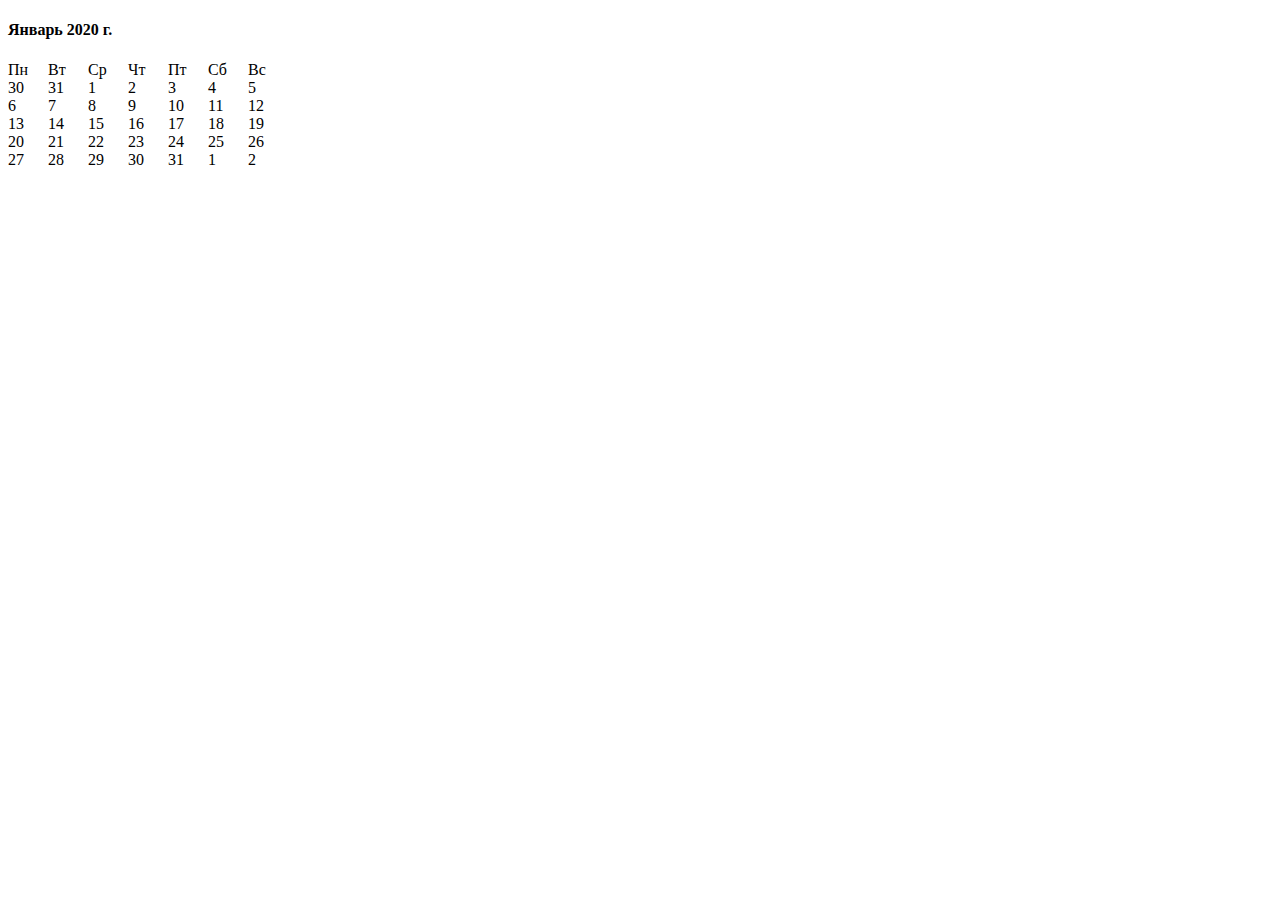
<file: Lesson 3/index.html>
<!DOCTYPE html>
<html lang="en">
<head>
    <meta charset="UTF-8">
    <meta name="viewport" content="width=device-width, initial-scale=1.0">
    <meta http-equiv="X-UA-Compatible" content="ie=edge">
    <title>Calendar</title>

    <link rel="stylesheet" href="style.css">

</head>
    <body>
    
    <div style= "width: 280px; height: 220px;">
    <h4>Январь 2020 г.</h4>
    <div style="width: 40px; float: left;">Пн</div>
    <div style="width: 40px; float: left;">Вт</div>
    <div style="width: 40px; float: left;">Ср</div>
    <div style="width: 40px; float: left;">Чт</div>
    <div style="width: 40px; float: left;">Пт</div>
    <div style="width: 40px; float: left;">Сб</div>
    <div style="width: 40px; float: left;">Вс</div>

    <div class= "no_name"style="width: 40px; float: left;">30</div>
    <div class= "no_name"style="width: 40px; float: left;">31</div>
    <div class= "days"style="width: 40px; float: left;">1</div>
    <div class= "days"style="width: 40px; float: left;">2</div>
    <div class= "days"style="width: 40px; float: left;">3</div>
    <div class= "weekend" style="width: 40px; float: left;">4</div>
    <div class= "weekend" style="width: 40px; float: left;">5</div>
    <div class= "days"style="width: 40px; float: left;">6</div>
    <div class= "days"style="width: 40px; float: left;">7</div>
    <div class= "days"style="width: 40px; float: left;">8</div>
    <div class= "days"style="width: 40px; float: left;">9</div>
    <div class= "days"style="width: 40px; float: left;">10</div>
    <div class= "weekend" style="width: 40px; float: left;">11</div>
    <div class= "weekend" style="width: 40px; float: left;">12</div>
    <div class= "days"style="width: 40px; float: left;">13</div>
    <div class= "days"style="width: 40px; float: left;">14</div>
    <div class= "days"style="width: 40px; float: left;">15</div>
    <div class= "days"style="width: 40px; float: left;">16</div>
    <div class= "days"style="width: 40px; float: left;">17</div>
    <div class= "weekend" style="width: 40px; float: left;">18</div>
    <div class= "weekend" style="width: 40px; float: left;">19</div>
    <div class= "days"style="width: 40px; float: left;">20</div>
    <div class= "days"style="width: 40px; float: left;">21</div>
    <div class= "days"style="width: 40px; float: left;">22</div>
    <div class= "days"style="width: 40px; float: left;">23</div>
    <div class= "days"style="width: 40px; float: left;">24</div>
    <div class= "weekend" style="width: 40px; float: left;">25</div>
    <div class= "weekend" style="width: 40px; float: left;">26</div>
    <div class= "days"style="width: 40px; float: left;">27</div>
    <div class= "days"style="width: 40px; float: left;">28</div>
    <div class= "days"style="width: 40px; float: left;">29</div>
    <div id="first" style="width: 40px; height: 20px; float: left;">30</div>
    <div class= "days"style="width: 40px; float: left;">31</div>
    <div class= "no_name"style="width: 40px; float: left;">1</div>
    <div class= "no_name"style="width: 40px; float: left;">2</div>
    </div>

    </body>

</html>
</file>
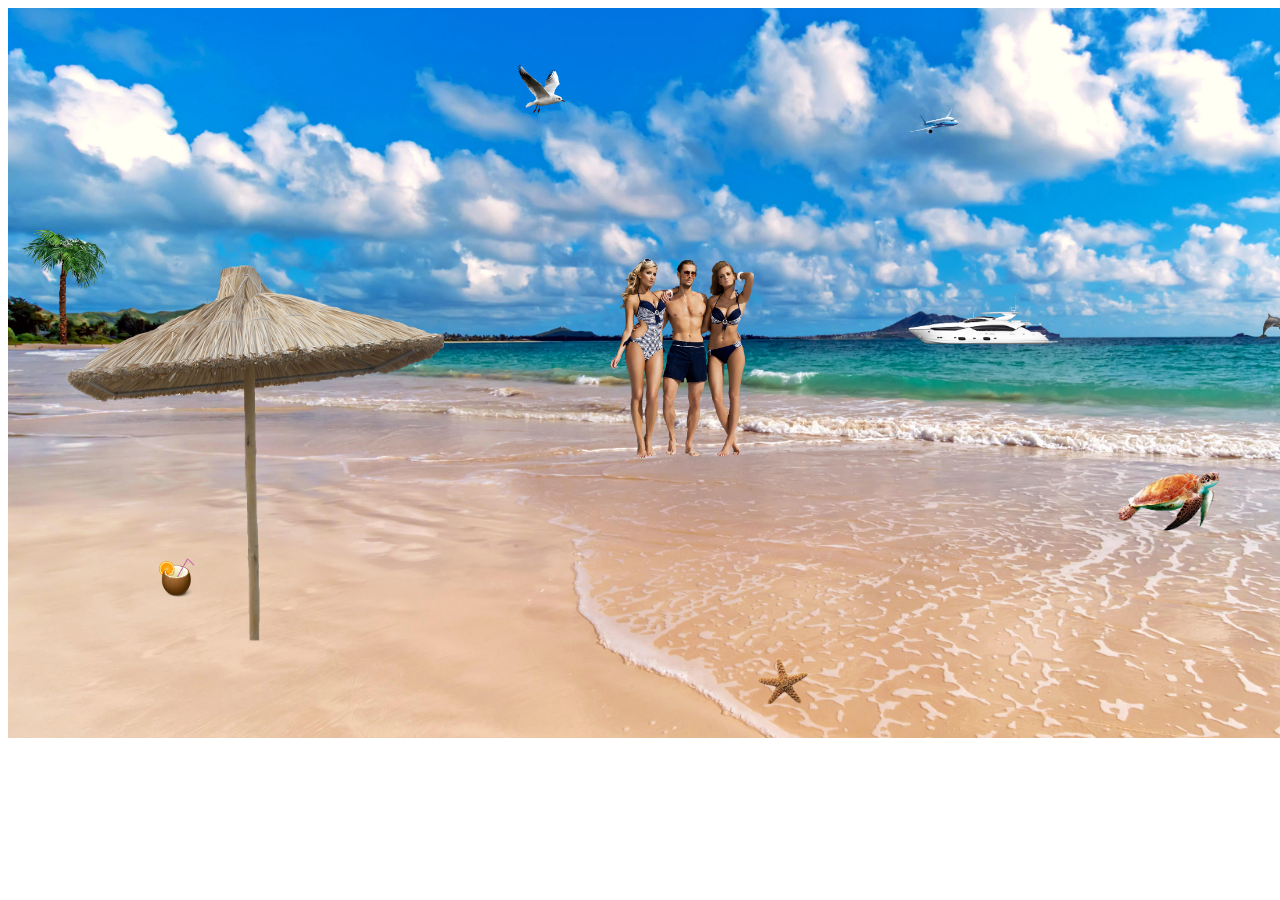
<file: Lesson 4/index.html>
<!DOCTYPE html>
<html lang="en">
<head>
    <meta charset="UTF-8">
    <meta name="viewport" content="width=device-width, initial-scale=1.0">
    <meta http-equiv="X-UA-Compatible" content="ie=edge">
    <title>homework4</title>

    <link rel="stylesheet" href="style.css">

</head>
<body>

<div class="picture">
    <div class="picture1"></div>
    <div class="picture2"></div>
    <div class="picture3"></div>
    <div class="picture4"></div>
    <div class="picture5"></div>
    <div class="picture6"></div>
    <div class="picture7"></div>
    <div class="picture8"></div>
    <div class="picture9"></div>
    <div class="picture10"></div>
</div>

</body>
</html>
</file>
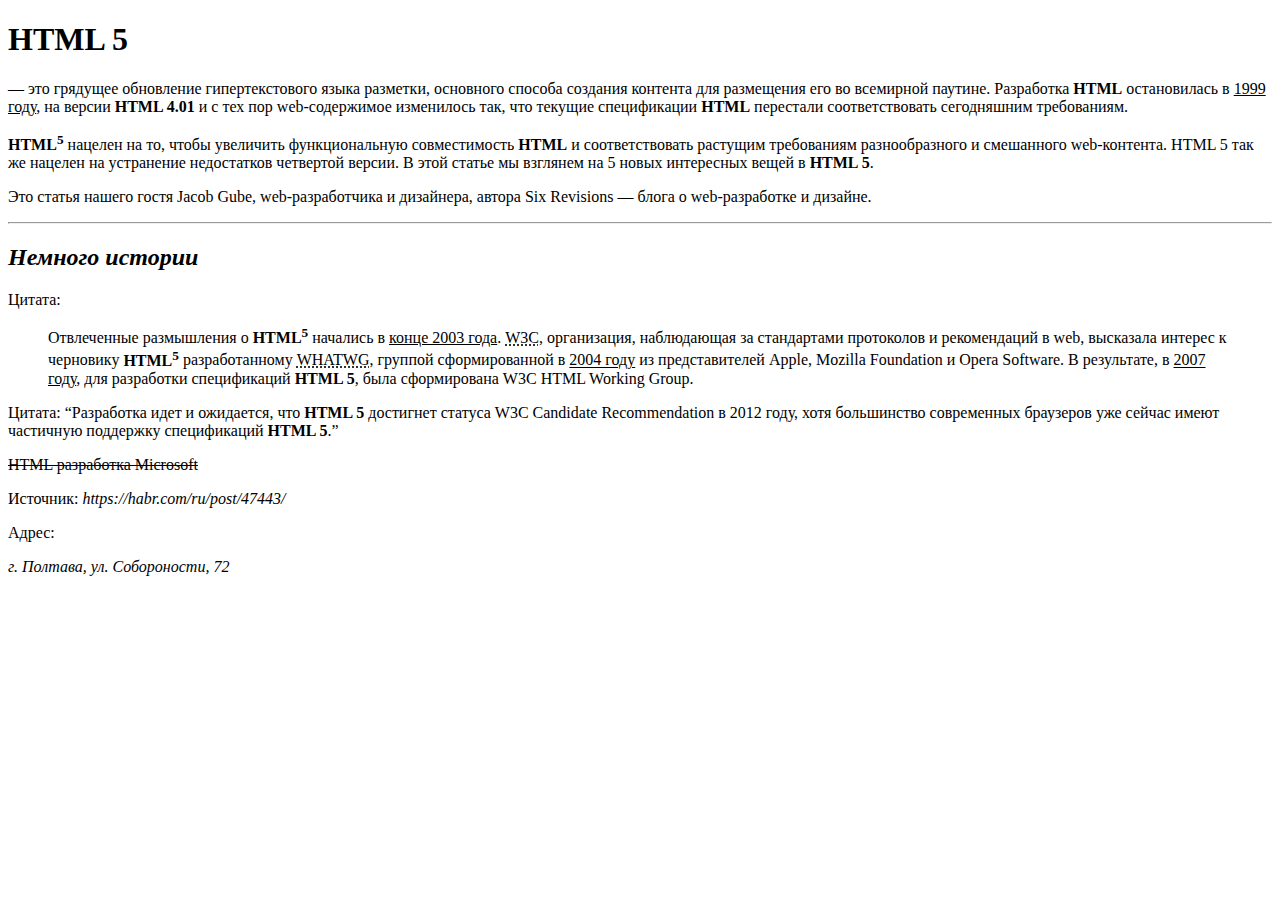
<file: Lesson 1/homework1.html>
<!DOCTYPE html>
<html lang="en">
    <head>
        <meta charset="UTF-8">
        <meta name="viewport" content="width=device-width, initial-scale=1.0">
        <meta http-equiv="X-UA-Compatible" content="ie=edge">
        <title>homework1</title>
    </head>
        <body>

        <h1>HTML 5</h1>

        <p>— это грядущее обновление гипертекстового языка разметки, основного способа создания контента для размещения его во всемирной
        паутине. Разработка <b>HTML</b> остановилась в <ins>1999 году</ins>, на версии <b>HTML 4.01</b> и 
        с тех пор web-содержимое изменилось так, что текущие спецификации <b>HTML</b> перестали соответствовать сегодняшним требованиям. </p> 

        <p><b>HTML<sup>5</sup></b> нацелен на то, чтобы увеличить функциональную совместимость <b>HTML</b> и соответствовать растущим 
        требованиям разнообразного и смешанного web-контента. HTML 5 так же нацелен на устранение недостатков четвертой версии. 
        В этой статье мы взглянем на 5 новых интересных вещей в <strong>HTML 5</strong>.</p>
        
        <p>Это статья нашего гостя Jacob Gube, web-разработчика и дизайнера, автора Six Revisions — блога о web-разработке и дизайне.</p>

        <hr>

        <h2><i>Немного истории</i></h2>
        
        Цитата:

        <blockquote>Отвлеченные размышления о <b>HTML<sup>5</sup></b> начались в <ins>конце 2003 года</ins>. 
        <abbr title=" World Wide Web Consortium">W3C</abbr>, организация, наблюдающая за стандартами протоколов и рекомендаций в web, 
        высказала интерес к черновику <b>HTML<sup>5</sup></b>
        разработанному <abbr title="Web Hypertext Application Technology Working Group">WHATWG</abbr>, группой сформированной в
        <ins>2004 году</ins> из представителей Apple, Mozilla Foundation и Opera Software. В результате, в <ins>2007 году</ins>, 
        для разработки спецификаций <strong>HTML 5</strong>, была сформирована W3C HTML Working Group.</blockquote>

        Цитата: <q>Разработка идет и ожидается, что <strong>HTML 5</strong> достигнет статуса W3C Candidate Recommendation в 2012 году, 
        хотя большинство современных браузеров уже сейчас имеют частичную поддержку спецификаций <strong>HTML 5</strong>.</q>

        <p><del>HTML разработка Microsoft</del></p>

        Источник: <cite>https://habr.com/ru/post/47443/</cite>

        <p>Адрес:</p>

        <address>г. Полтава, ул. Собороности, 72</address>
        
        </body>

</html>
</file>
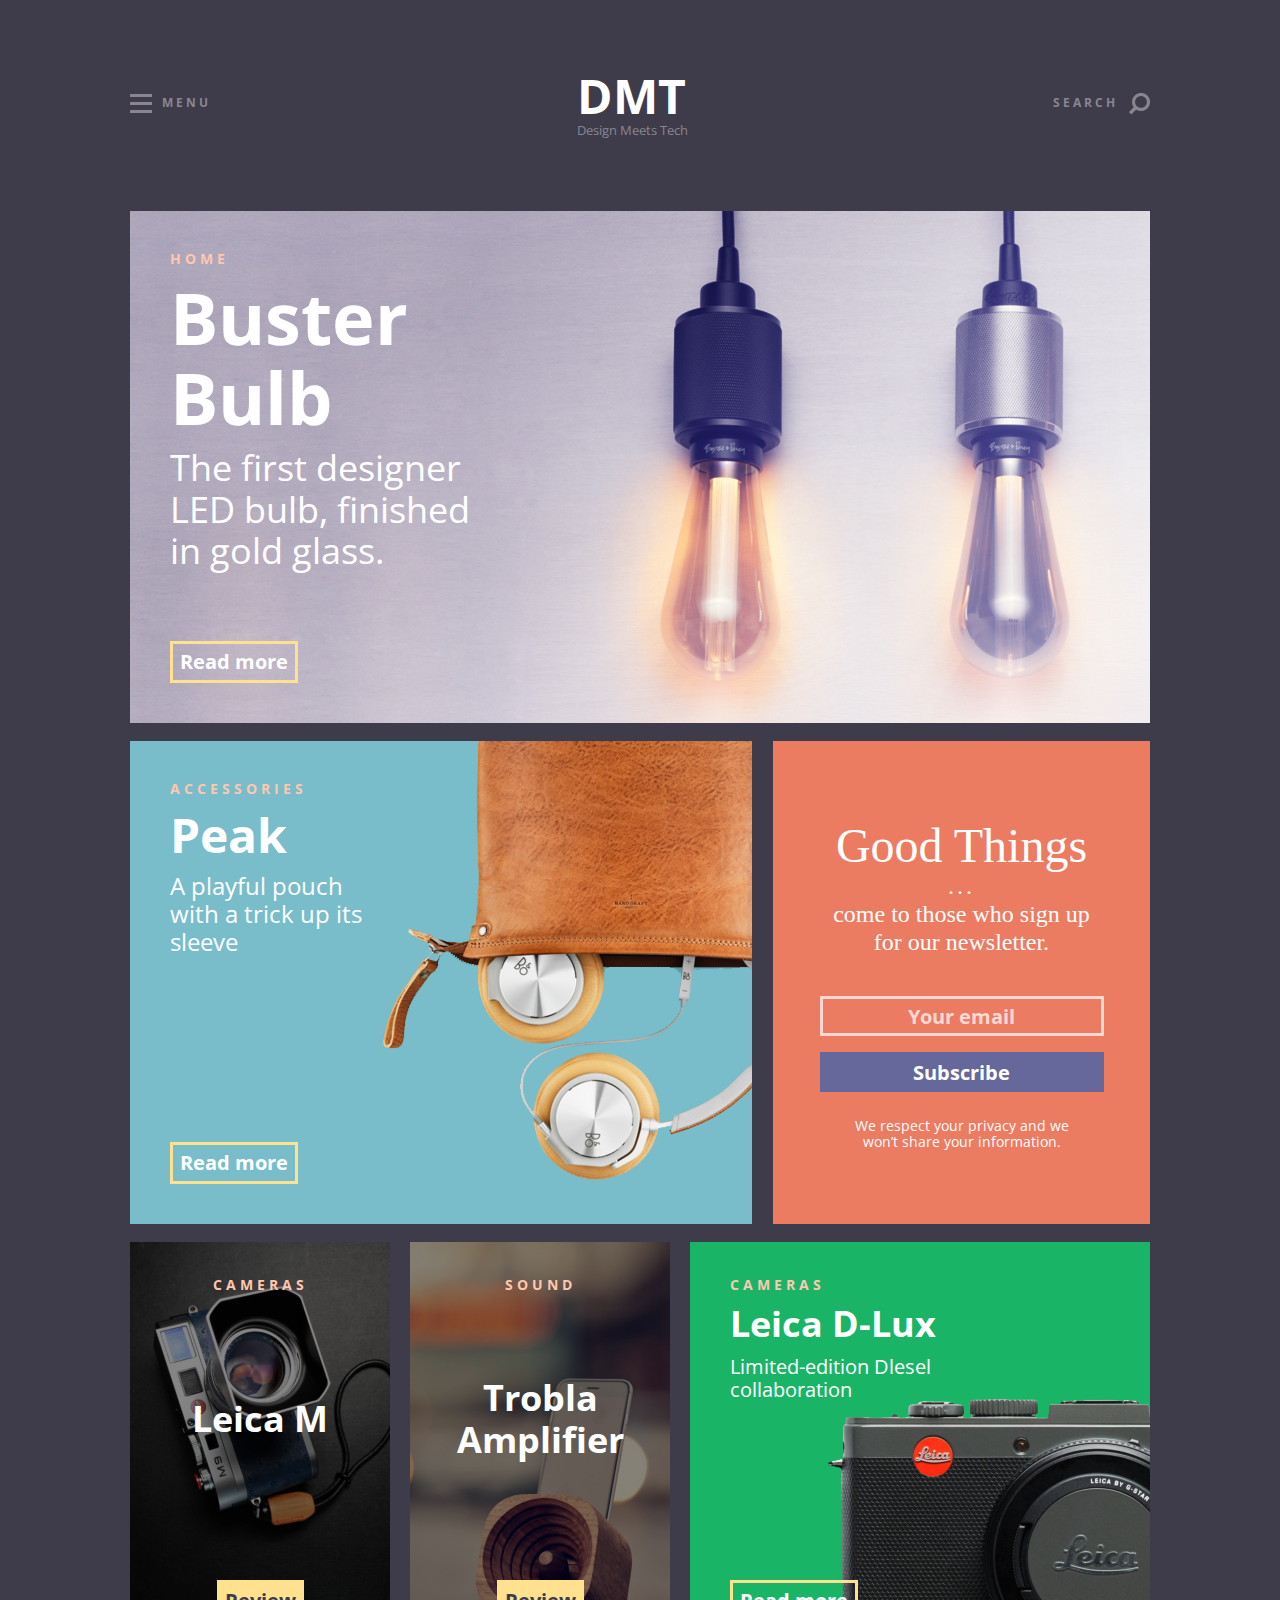
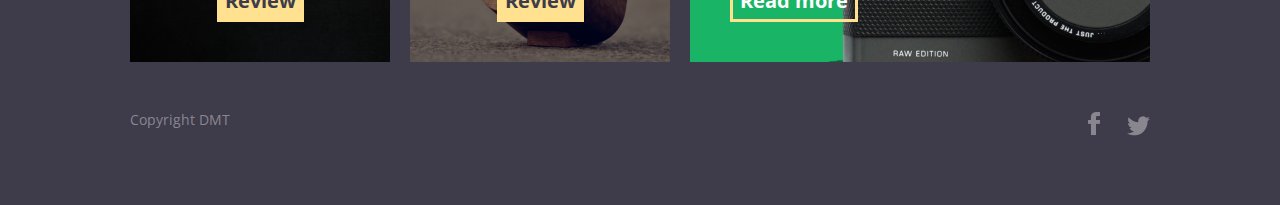
<file: Lesson 13/homework13.html>
<!DOCTYPE html>
<html lang="en">
<head>
    <meta charset="UTF-8">
    <meta name="viewport" content="width=device-width, initial-scale=1.0">
    <title>Homework13</title>
    
    <link rel="stylesheet" href="normalize.css">
    <link rel="stylesheet" href="style.css">
    <link rel="stylesheet" href="media.css">
</head>

<body>

    <header class="header"> 
        <div class="wrapper">

            <div class="header-box">

                <a href="javascript:woid(0);" class="header-box_menu">Menu</a>
                
                <div class="header-box_name">
                    <h1 class="header-box_name_text">Dmt</h1>
                    <div class="header-box_name_descr">Design meets tech</div>
                </div>

                <a href="javascript:woid(0);" class="header-box_search">Search</a>

            </div>
        
        </div>
    </header>

    <main class="main">
            <div class="wrapper">

                <div class="articles">

                    <div class="articles-item">
                        <div class="articles-item_button">Home</div>
                    
                        <h1 class="articles-item_title">Buster <br>Bulb<br></h1>
                        <h3 class="articles-item_descr">
                            The first designer <br>LED bulb, finished <br> in gold glass.
                        </h3>
                    
                        <a href="javascript:woid(0);" class="button">Read more</a>
                    </div>

                    <div class="articles-item">
                        <div class="articles-item_button">Accessories</div>
                        <h2 class="articles-item_title">Peak</h2>
                        <h4 class="articles-item_descr">
                            A playful pouch <br> with a trick up its <br>sleeve<br>
                        </h4>
                        <a href="javascript:woid(0);" class="button">Read more</a>
                    </div>

                    <div class="articles-item">
                        <h2 class="email">
                            Good things
                        </h2>

                        <div class="email-dscr">
                            <div class="email-dscr_one">...<br></div>
                            <div class="email-dscr_two"> come to those who sign up<br>for our newsletter.</div>
                        </div>

                        <form class="search">
                            <input type="email" name= "q" placeholder="Your email" class="header-search_line">
                            <p>
                            <input type="submit" value="Subscribe" class="header-search_submit" name="">
                            </p>
                        </form>

                        <div class="articles-item_text">
                            We respect your privacy and we won’t share your information.
                        </div>
                    </div>

                    <div class="articles-item">
                        <div class="articles-item_button">Cameras</div>
                        <h3 class="articles-item_title">Leica M</h2>
                        <a href="javascript:woid(0);" class="button">Review</a>
                    </div>

                    <div class="articles-item">
                        <div class="articles-item_button">Sound</div>
                        <h3 class="articles-item_title">Trobla Amplifier</h2>
                        <a href="javascript:woid(0);" class="button">Review</a>
                    </div>

                    <div class="articles-item">
                        <div class="articles-item_button">Cameras</div>
                        <h3 class="articles-item_title">Leica D-Lux</h3>
                        <h4 class="articles-item_descr">
                            Limited-edition Dlesel <br>collaboration<br>
                        </h4>
                        <a href="javascript:woid(0);" class="button">Read more</a>
                    </div>

                </div>

            </div>

    </main>

    <footer class="footer">
        <div class="wrapper">

            <div class="footer-copyright">

                <div class="footer-copyright_inform">Copyright DMT</div>

                <div class="footer-copyright_sn"> 

                    <a href="javascript:woid(0);" class="footer-copyright_sn_faceebok">
                        <img src="img/faceebok.png" alt="faceebok">
                    </a>

                    <a href="javascript:woid(0);" class="footer-copyright_sn_twitter">
                        <img src="img/twitter.png" alt="twitter">
                    </a>

                </div>

            </div>
        </div>
    </footer>

</body>


</html>
</file>
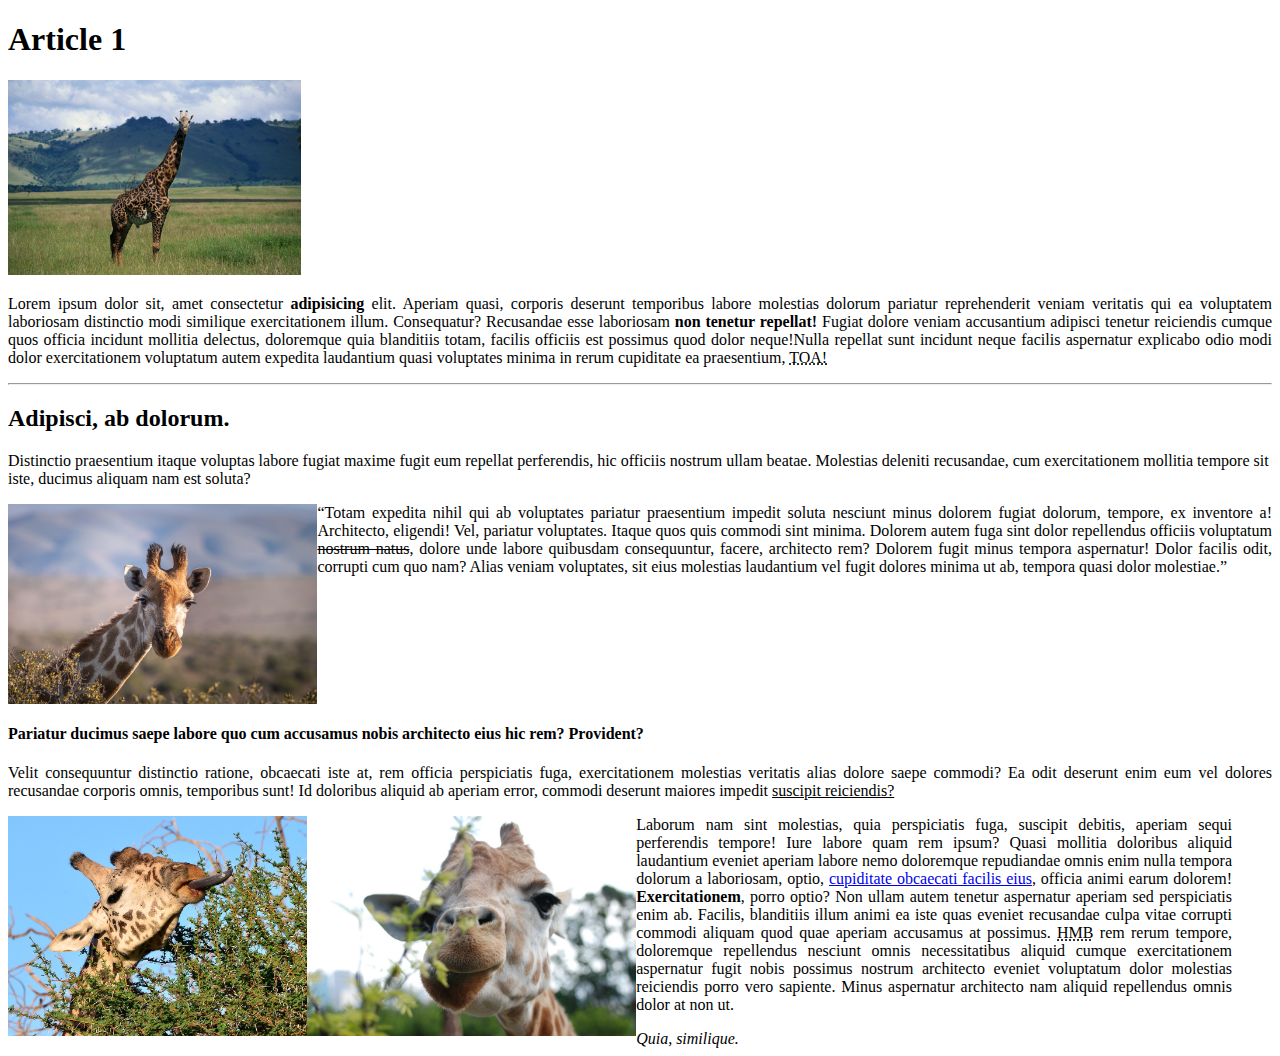
<file: Lesson 2/homework2.html>
<!DOCTYPE html>
<html lang="en">
    <head>
        <meta charset="UTF-8">
        <meta name="viewport" content="width=device-width, initial-scale=1.0">
        <meta http-equiv="X-UA-Compatible" content="ie=edge">
        <title>Homework2</title>
    </head>

        <body>

        <h1>Article 1</h1>

        <img src="pictures/2g.jpg" height="195">

        <p align="justify"> Lorem ipsum dolor sit, amet consectetur <strong>adipisicing</strong> elit. Aperiam quasi, corporis deserunt temporibus 
        labore molestias dolorum pariatur reprehenderit veniam veritatis qui ea voluptatem laboriosam distinctio modi similique exercitationem 
        illum. Consequatur? Recusandae esse laboriosam <b>non tenetur repellat!</b> Fugiat dolore veniam accusantium adipisci tenetur reiciendis 
        cumque quos officia incidunt mollitia delectus, doloremque quia blanditiis totam, facilis officiis est possimus quod dolor neque!Nulla 
        repellat sunt incidunt neque facilis aspernatur explicabo odio modi dolor exercitationem voluptatum autem expedita laudantium quasi 
        voluptates minima in rerum cupiditate ea praesentium, <abbr title="Tenetur Officiis Aliquid">TOA!</abbr></p>

        <hr>

        <h2>Adipisci, ab dolorum.</h2>

        <p>Distinctio praesentium itaque voluptas labore fugiat maxime fugit eum repellat perferendis, hic officiis 
        nostrum ullam beatae. Molestias deleniti recusandae, cum exercitationem mollitia tempore sit iste, ducimus aliquam nam est soluta?</p>
        
        <img src="pictures/1g.jpg" height="200"style="float:left">
        
        <p align="justify"> <q>Totam expedita nihil qui ab voluptates pariatur praesentium impedit soluta nesciunt minus dolorem fugiat dolorum, 
        tempore, ex inventore a! Architecto, eligendi! Vel, pariatur voluptates. Itaque quos quis commodi sint minima. Dolorem autem fuga sint 
        dolor repellendus officiis voluptatum <del>nostrum natus</del>, dolore unde labore quibusdam consequuntur, facere, architecto rem? 
        Dolorem fugit minus tempora aspernatur! Dolor facilis odit, corrupti cum quo nam? Alias veniam voluptates, sit eius molestias laudantium 
        vel fugit dolores minima ut ab, tempora quasi dolor molestiae.</q></p>

        <div style="clear:both"></div>
        
        <h4 style="clear:left"> Pariatur ducimus saepe labore quo cum accusamus nobis architecto eius hic rem? Provident?</h4>

        <p align="justify"> Velit consequuntur distinctio ratione, obcaecati iste at, rem officia perspiciatis fuga, exercitationem molestias 
        veritatis alias dolore saepe commodi? Ea odit deserunt enim eum vel dolores recusandae corporis omnis, temporibus sunt! Id doloribus 
        aliquid ab aperiam error, commodi deserunt maiores impedit <ins>suscipit reiciendis?</ins></p>

        <img src="pictures/3g.jpg" height="220" style="float:left"> 

        <img src="pictures/4g.jpg" height="220" style="float:left"> 
        
        <blockquote align="justify"> Laborum nam sint molestias, quia perspiciatis fuga, suscipit debitis, aperiam sequi perferendis tempore! 
        Iure labore quam rem ipsum? Quasi mollitia doloribus aliquid laudantium eveniet aperiam labore nemo doloremque repudiandae omnis enim nulla
        tempora dolorum a laboriosam, optio, <a href="http://google.com.ua/"> cupiditate obcaecati facilis eius</a>, officia animi earum dolorem! 
        <b>Exercitationem</b>, porro optio? Non ullam autem tenetur aspernatur aperiam sed perspiciatis enim ab. Facilis, blanditiis illum animi 
        ea iste quas eveniet recusandae culpa vitae corrupti commodi aliquam quod quae aperiam accusamus at possimus. 
        <abbr title= "Harum Minus Beatae">HMB</abbr> rem rerum tempore, doloremque repellendus nesciunt omnis necessitatibus aliquid cumque 
        exercitationem aspernatur fugit nobis possimus nostrum architecto eveniet voluptatum dolor molestias reiciendis porro vero sapiente. 
        Minus aspernatur architecto nam aliquid repellendus omnis dolor at non ut.</blockquote>

        <cite> Quia, similique.</cite>
 
        </body>

</html>
</file>
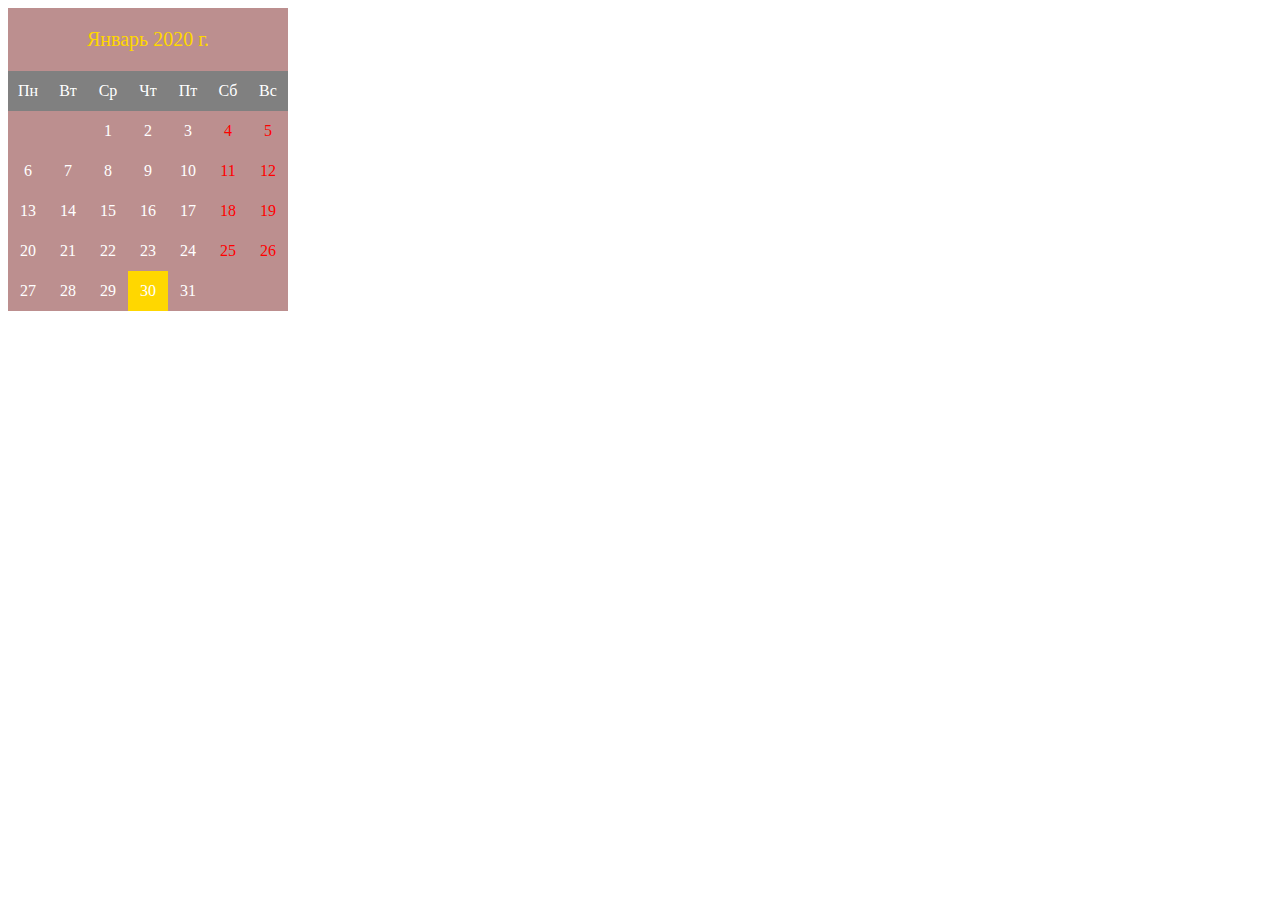
<file: Lesson 3/homework3.html>
<!DOCTYPE html>
<html lang="en">
<head>
    <meta charset="UTF-8">
    <meta name="viewport" content="width=device-width, initial-scale=1.0">
    <meta http-equiv="X-UA-Compatible" content="ie=edge">
    <title>Calendar</title>

    <link rel="stylesheet" href="style.css">

</head>
    <body>
    
    <div class="calendar">
        <div class="head">Январь 2020 г.</div>

        <div class="week">
            <div class="day-week">Пн</div>
            <div class="day-week">Вт</div>
            <div class="day-week">Ср</div>
            <div class="day-week">Чт</div>
            <div class="day-week">Пт</div>
            <div class="day-week">Сб</div>
            <div class="day-week">Вс</div>
            <div class="clear"></div>
        </div>

        <div class="month">
            <div class="day"></div>
            <div class="day"></div>
            <div class="day">1</div>
            <div class="day">2</div>
            <div class="day">3</div>
            <div class="day weekend">4</div>
            <div class="day weekend">5</div>
            <div class="day">6</div>
            <div class="day">7</div>
            <div class="day">8</div>
            <div class="day">9</div>
            <div class="day">10</div>
            <div class="day weekend">11</div>
            <div class="day weekend">12</div>
            <div class="day">13</div>
            <div class="day">14</div>
            <div class="day">15</div>
            <div class="day">16</div>
            <div class="day">17</div>
            <div class="day weekend">18</div>
            <div class="day weekend">19</div>
            <div class="day">20</div>
            <div class="day">21</div>
            <div class="day">22</div>
            <div class="day">23</div>
            <div class="day">24</div>
            <div class="day weekend">25</div>
            <div class="day weekend">26</div>
            <div class="day">27</div>
            <div class="day">28</div>
            <div class="day">29</div>
            <div class="day current">30</div>
            <div class="day">31</div>
            <div class="day"></div>
            <div class="day"></div>
            <div class="clear"></div>
        </div>
    </div>

</body>
</html>
</file>
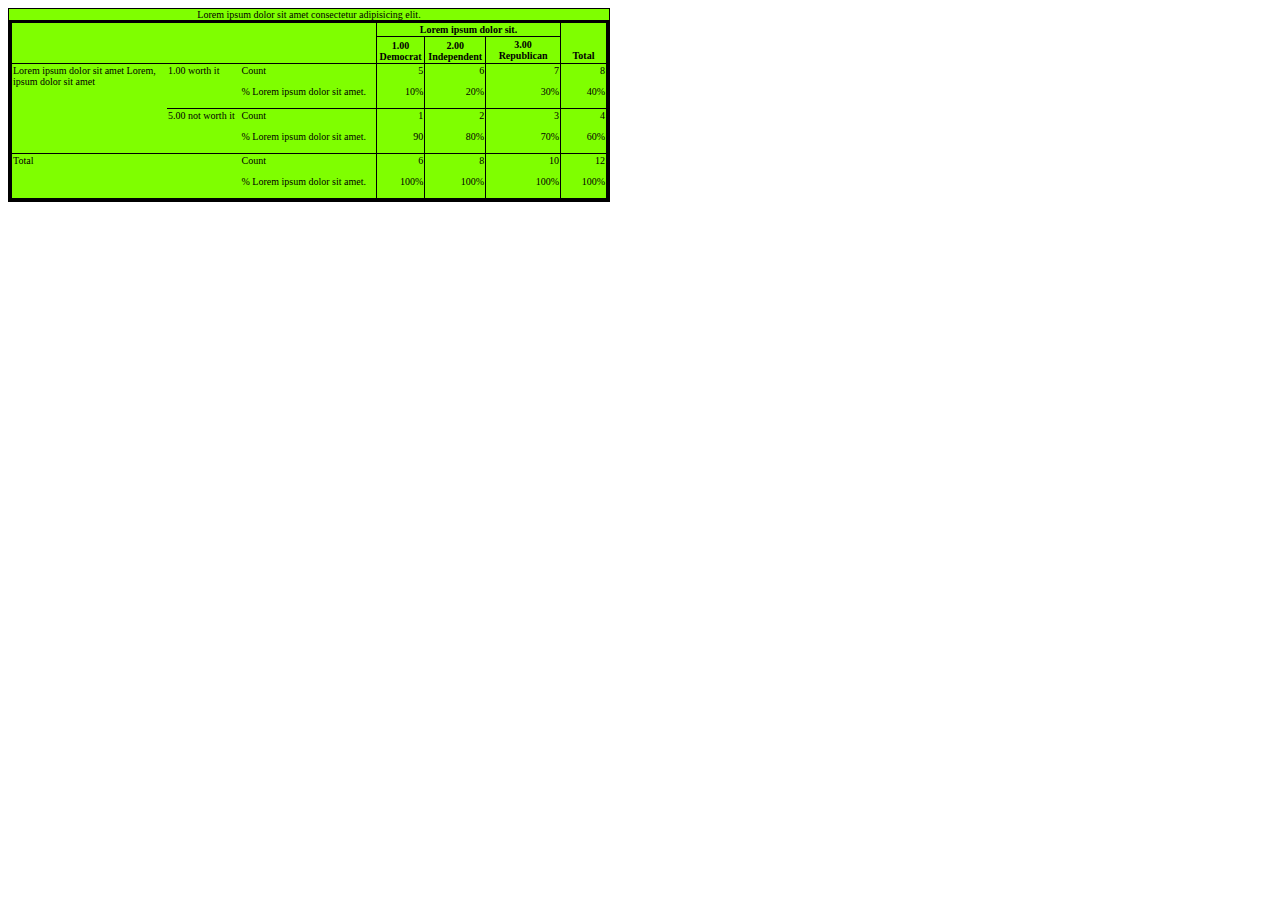
<file: Lesson 6/homework6.html>
<!DOCTYPE html>
<html lang="en">
<head>
    <meta charset="UTF-8">
    <meta name="viewport" content="width=device-width, initial-scale=1.0">
    <title>Homework6</title>
    <link rel="stylesheet" href="style.css">
</head>

    <body>
        <div class="info">
            <table class="info-table">
            <caption>Lorem ipsum dolor sit amet consectetur adipisicing elit.</caption>

                <thead>
                    <tr>
                        <th colspan="3" rowspan="3"></th>
                        <th colspan="3">Lorem ipsum dolor sit.</th>
                        <th rowspan="2">Total</th>
                    </tr>

                    <tr>
                        <th>1.00 <br>Democrat</br></th>
                        <th>2.00 <br>Independent</br></th>
                        <th>3.00 <br>Republican</br></th>
                    </tr>
                </thead>

                <tbody>
                    <tr>
                        <td rowspan="2">Lorem ipsum dolor sit amet Lorem, <br>ipsum dolor sit amet<br> </td>
                        <td>1.00 worth it</td>
                        <td>Count <p>% Lorem ipsum dolor sit amet.</p></td>
                        <td>5 <p>10%</p></td>
                        <td>6 <p>20%</p></td>
                        <td>7 <p>30%</p></td>
                        <td>8 <p>40%</p></td>
                    </tr>

                    <tr>
                            <td>5.00 not worth it</td>
                            <td>Count <p>% Lorem ipsum dolor sit amet.</p></td>
                            <td>1 <p>90</p></td>
                            <td>2 <p>80%</p></td>
                            <td>3 <p>70%</p></td>
                            <td>4 <p>60%</p></td>
                    </tr>

                    <tfoot>
                        <td colspan="2">Total</td>
                        <td>Count<p>% Lorem ipsum dolor sit amet.</p></td>
                        <td>6 <p>100%</p></td>
                        <td>8 <p>100%</p></td>
                        <td>10 <p>100%</p></td>
                        <td>12 <p>100%</p></td>
                    </tfoot>
                </tbody>
            </table>
        </div>
    </body>

</html>
</file>
<file: Lesson 3/style.css>
.clear{
    clear: both;
}

.calendar{
    background-color: rosybrown;
    width: 280px;
    color: white;
}

.head{
    text-align: center;
    padding: 20px 0;
    color: gold;
    font-size: 20px;
}

.week{
    background-color: grey;
}

.day-week, .day{
    float: left;
    text-align: center;
    width: 40px;
    height: 40px;
    line-height: 40px;
}

.day.weekend{
color: red;
}

.day.current{
background-color: gold;
}
</file>
<file: Lesson 4/style.css>
.picture{
    background-image: url(img/img1.jpeg);
    background-repeat: no-repeat;
    background-position: center center;
    background-size: cover;
    position: relative;
    height: 730px;
    width: 1520px;
    z-index: 99999;
}
.picture1{
    background-image: url(img/dolphin.png);
    position: absolute;
    top: 305px;
    left: 1250px;
    background-repeat: no-repeat;
    z-index: 1;
    width: 30px;
    height: 30px; 
    background-size: contain; 
}
.picture2{
    background-image: url(img/palma.png);
    position: absolute;
    top: 210px;
    left: 5px;
    background-repeat: no-repeat;
    z-index: 1;
    width: 100px;
    height: 150px;  
    background-size: contain;
}
.picture3{
    background-image: url(img/umbrella.png);
    position: absolute;
    top: 250px;
    left: 50px;
    background-repeat: no-repeat;
    z-index: 2;
    width: 400px;
    height: 400px;  
    background-size: contain;
}

.picture4{
    background-image: url(img/gull.png);
    position: absolute;
    top: 50px;
    left: 500px;
    background-repeat: no-repeat;
    z-index: 2;
    width: 70px;
    height: 70px; 
    background-size: contain;
}
.picture5{
    background-image: url(img/man.png);
    position: absolute;
    top: 250px;
    left: 600px;
    background-repeat: no-repeat;
    z-index: 2;
    width: 200px;
    height: 200px;  
    background-size: contain;
}
.picture6{
    background-image: url(img/star.png);
    position: absolute;
    top: 650px;
    left: 750px;
    background-repeat: no-repeat;
    z-index: 2;
    width: 50px;
    height: 50px;  
    background-size: contain;
}
.picture7{
    background-image: url(img/turtle.png);
    position: absolute;
    top: 450px;
    left: 1100px;
    background-repeat: no-repeat;
    z-index: 2;
    width: 130px;
    height: 130px;  
    background-size: contain;
}
.picture8{
    background-image: url(img/kokos.png);
    position: absolute;
    top: 550px;
    left: 150px;
    background-repeat: no-repeat;
    z-index: 2;
    width: 40px;
    height: 40px;  
    background-size: contain;
}
.picture9{
    background-image: url(img/plane.png);
    position: absolute;
    top: 100px;
    left: 900px;
    background-repeat: no-repeat;
    z-index: 2;
    width: 50px;
    height: 50px;  
    background-size: contain;
}
.picture10{
    background-image: url(img/titanik.png);
    position: absolute;
    top: 285px;
    left: 900px;
    background-repeat: no-repeat;
    z-index: 2;
    width: 150px;
    height: 150px;  
    background-size: contain;
}
</file>
<file: Lesson 13/style.css>
@import url('https://fonts.googleapis.com/css?family=Open+Sans:300,300i,400,400i,600,600i,700,700i,800,800i&display=swap&subset=cyrillic');

body{
    background-color: #3e3b4a;
    font-family: 'Open Sans', sans-serif;
}

.wrapper{
    max-width: 1020px;
    margin: 0 auto;
}

.header-box{
    display: flex;
    justify-content: space-between;
    align-items: center;
    padding-top: 68px;
    padding-bottom: 73px;
}

.header-box_menu{
    text-decoration: none;
    text-transform: uppercase;
    font-size: 12px;
    letter-spacing: 3px;
    font-weight: 700;
    color: #898691;
    padding-left: 32px;
    background: url(img/menu.png) no-repeat left center;
    line-height: 20px;
}

.header-box_name_text{
    margin: 0;
    text-transform: uppercase;
    color: #ffffff;
    font-weight: 700;
    font-size: 48px;
}

.header-box_search{
    text-decoration: none;
    text-transform: uppercase;
    font-size: 12px;
    letter-spacing: 3px;
    font-weight: 700;
    color: #898691;
    padding-right: 32px;
    background: url(img/search.png) no-repeat right center;
    line-height: 28px;
}

.header-box_name_descr{
    margin: 0;
    color: #898691;
    font-size: 13px;
    text-transform: capitalize;
}

.articles{
    display: flex;
    flex-wrap: wrap;
    justify-content: space-between;
}

.articles-item:first-child{
    display: flex;
    flex-direction: column;
    flex-basis: 100%;
    align-items: flex-start;
    background: url(img/Article1.jpg) no-repeat;
    height: 512px;
    box-sizing: border-box;
    margin-bottom: 18px;
    padding-top: 40px;
    padding-left: 40px;
    padding-bottom: 40px;
}

.articles-item:first-child .articles-item_button{
    text-transform: uppercase;
    color: #ffc7b0;
    font-weight: 700;
    font-size: 14px;
    letter-spacing: 4px;
}

.articles-item:first-child .articles-item_title{
    margin :0;
    line-height: 80px;
    font-size: 72px;
    font-weight: 700;
    color: #ffffff;
    padding-top: 10px;
}

.articles-item:first-child .articles-item_descr{
    margin: 0;
    color: #ffffff;
    font-size: 36px;
    font-weight: normal;
    padding-top: 10px;
}

.button{
    display: inline-block;
    text-decoration: none;
    margin-top: auto;
    color: #ffffff;
    border: 3px solid;
    border-color:  #ffe18f;
    text-align: center;
    line-height: 36px;
    height: 36px;
    padding-left: 7px;
    padding-right: 7px;
    font-size: 20px;
    font-weight: 700;
}

.articles-item:nth-child(2){
    display: flex;
    flex-direction: column;
    flex-basis: 622px;
    align-items: flex-start;
    height: 483px;
    background: url(img/Article2.png) no-repeat right top;
    background-color: #79bdca;
    margin-bottom: 18px;
    box-sizing: border-box;
    padding-top: 40px;
    padding-left: 40px;
    padding-bottom: 40px;
}

.articles-item:nth-child(2) .articles-item_title{
    margin :0;
    font-size: 48px;
    color: #ffffff;
    padding-top: 10px;
    font-weight: 700;
}

.articles-item:nth-child(2) .articles-item_descr{
    margin: 0;
    color: #ffffff;
    font-size: 24px;
    font-weight: normal;
    padding-top: 10px;
}

.articles-item:nth-child(2) .articles-item_button{
    text-transform: uppercase;
    color: #ffc7b0;
    font-weight: 700;
    font-size: 14px;
    letter-spacing: 4px;
}

.articles-item:nth-child(3){
    display: flex;
    flex-direction: column;
    align-items: center;
    flex-basis: 377px;
    height: 483px;
    background: #eb7b61;  
    margin-bottom: 18px;
    box-sizing: border-box;
    padding-top: 77px;
    padding-bottom: 40px;
}

.email{
    font-family: 'Times New Roman', serif;

    color: #ffffff;
    font-size: 48px;
    font-weight: lighter;
    text-transform: capitalize;
    margin: 0;
}

.email-dscr{
    font-family: 'Times New Roman', serif;
    font-size: 24px;
    color: #ffffff;
    text-align: center;
    margin-bottom: 40px;
}

.email-dscr_one{
    letter-spacing: 3px;
}

.header-search_line{
    width: 284px;
    height: 40px;
    font-size: 20px;
    font-weight: 700;
    border: 3px solid;
    border-color: #ffd9d1;
    box-sizing: border-box;
    text-align: center;
    background-color: transparent;  
}

::placeholder{
    color:  #ffd9d1;
}
   
.header-search_submit{
    width: 284px;
    height: 40px;
    font-size: 20px;
    font-weight: 700;
    box-sizing: border-box;
    text-align: center;
    background-color: #66689c;
    color: #ffffff;
    border: transparent; 
}

.articles-item_text{
    text-align: center;
    color: #ffffff;
    width: 250px;
    height: 47px;
    font-size: 14px;
    margin-top: 10px;
}

.articles-item:nth-child(4){
    display: flex;
    flex-direction: column;
    align-items: center;
    text-align: center;
    flex-basis: 260px;
    height: 420px;
    background: url(img/Article3.jpg) no-repeat ;
    box-sizing: border-box;
    padding-top: 35px;
    padding-bottom: 40px;
}

.articles-item:nth-child(4) .articles-item_button{
    text-transform: uppercase;
    color: #ffc7b0;
    font-weight: 700;
    font-size: 14px;
    letter-spacing: 4px;

}

.articles-item:nth-child(4) .articles-item_title{
    margin-top: auto;
    color: #ffffff;
    font-size: 36px;
    font-weight: 700;
}

.articles-item:nth-child(4) .button{
    display: inline-block;
    background-color: #ffe18f;
    color: #3d3c4a;
    text-decoration: none;
    margin-top: auto;
    text-align: center;
    line-height: 36px;
    height: 36px;
    padding-left: 5px;
    padding-right: 5px;
    font-size: 20px;
    font-weight: 700;
}

.articles-item:nth-child(5){
    display: flex;
    flex-direction: column;
    align-items: center;
    text-align: center;
    flex-basis: 260px;
    height: 420px;
    background: url(img/Article4.jpg) no-repeat ;
    box-sizing: border-box;
    padding-top: 35px;
    padding-bottom: 40px;
    
}

.articles-item:nth-child(5) .articles-item_title{
    margin-top: auto;
    color: #ffffff;
    font-size: 36px;
    font-weight: 700;
}

.articles-item:nth-child(5) .button{
    display: inline-block;
    background-color: #ffe18f;
    color: #3d3c4a;
    text-decoration: none;
    margin-top: auto;
    text-align: center;
    line-height: 36px;
    height: 36px;
    padding-left: 5px;
    padding-right: 5px;
    font-size: 20px;
    font-weight: 700;
   
}

.articles-item:nth-child(5) .articles-item_button{
    text-transform: uppercase;
    color: #ffc7b0;
    font-weight: 700;
    font-size: 14px;
    letter-spacing: 4px;
}

.articles-item:nth-child(6){
    display: flex;
    flex-direction: column;
    align-items: flex-start;
    flex-basis: 460px;
    height: 420px;
    background: url(img/Article5.png) no-repeat bottom right;
    background-color: #1ab467;
    box-sizing: border-box;
    padding-top: 35px;
    padding-left: 40px;
    padding-bottom: 40px;
    
}

.articles-item:nth-child(6) .articles-item_title{
    margin :0;
    font-size: 36px;
    font-weight: 700;
    color: #ffffff;
    padding-top: 10px;
}

.articles-item:nth-child(6) .articles-item_descr{
    margin: 0;
    color: #ffffff;
    font-size: 20px;
    font-weight: normal;
    padding-top: 10px;
}
.articles-item:nth-child(6) .articles-item_button{
    text-transform: uppercase;
    color: #ffc7b0;
    font-weight: 700;
    font-size: 14px;
    letter-spacing: 4px;
}

.footer-copyright{
    display: flex;
    justify-content: space-between;
    padding-top: 50px;
    padding-bottom: 65px;
}

.footer-copyright_inform{
    font-size: 14px;
    color: #898691;
}

.footer-copyright_sn_faceebok{
    padding-right: 22px;
    color: transparent;
}
</file>
<file: Lesson 13/media.css>
@media screen and (max-width: 1024px){
    
    .header-box{
        padding-top: 20px;
        padding-bottom: 20px;
    }

    .header-box_menu, .header-box_search{
        font-size: 12px;
        background-size: 20%;
    }

    .header-box_name_text{
        font-size: 40px;
        text-align: center;
    }

    .header-box_name_descr{
        font-size: 10px;
    }

    .articles-item:first-child{
        background-size: cover;
        height: auto;
    }

    .articles-item:first-child .articles-item_button{
        font-size: 12px;
    }

    .articles-item:first-child .articles-item_title{
        line-height: 40px;
        font-size: 30px;
       
    }

    .articles-item:first-child .articles-item_descr{
        font-size: 20px;
        padding-top: 0px;
    }

    .articles-item:first-child .button{
        margin-top: 150px;
    }

    .articles-item:nth-child(2){
        flex-basis: 49%;
        background-size: contain;
    }

    .articles-item:nth-child(2) .articles-item_button{
        font-size: 12px;
    }

    .articles-item:nth-child(2) .articles-item_title{
        line-height: 40px;
        font-size: 30px;
    }

    .articles-item:nth-child(2) .articles-item_descr{
        font-size: 20px;
        padding-top: 0px;
    }

    .articles-item:nth-child(3){
        flex-basis: 49%;
        background-size: contain;
    }

    .email{
        font-size: 35px;
    }

    .email-dscr{
        font-size: 20px;
    }

    .articles-item_text{
        font-size: 12px;
    }

    .header-search_line, .header-search_submit{
        font-size: 15px;
    }

    .articles-item:nth-child(4){
        flex-basis: 33%;
        background-size: cover;
    }

    .articles-item:nth-child(4) .articles-item_button{
        font-size: 12px;
    }

    .articles-item:nth-child(4) .articles-item_title{
        font-size: 25px;
    }

    .articles-item:nth-child(4) .button{
        background-color: #ffe18f;
        color: #3d3c4a;
        margin-top: auto;
        line-height: 30px;
        height: 30px;
        font-size: 15px;
    }

    .articles-item:nth-child(5){
        flex-basis: 33%;
        background-size: cover;
    }

    .articles-item:nth-child(5) .articles-item_button{
        font-size: 12px;
    }

    .articles-item:nth-child(5) .articles-item_title{ 
        font-size: 25px;
    }

    .articles-item:nth-child(5) .button{
        background-color: #ffe18f;
        color: #3d3c4a;
        margin-top: auto;
        line-height: 30px;
        height: 30px;
        font-size: 15px; 
    }

    .articles-item:nth-child(6){
        flex-basis: 33%;
        background-size: contain;
    }

    .articles-item:nth-child(6) .articles-item_button{
        font-size: 12px;
    }

    .articles-item:nth-child(6) .articles-item_title{
        line-height: 40px;
        font-size: 30px;
    }

    .articles-item:nth-child(6) .articles-item_descr{
        font-size: 20px;
        padding-top: 0px;
        
    }

    .button{
        line-height: 30px;
        height: 30px;
        padding-left: 6px;
        padding-right: 6px;
        font-size: 15px;
    }

    .footer-copyright{
        padding-top: 20px;
        padding-bottom: 20px;
        align-items: center;
    }
   
}


@media screen and (max-width: 768px) {

    .header-box_menu, .header-box_search{
        font-size: 10px;
        background-size: 20%;
    }

    .header-box_name_text{
        font-size: 35px;
        text-align: center;
    }

    .header-box_name_descr{
        font-size: 10px;
    }

    .header-box{
        padding-top: 10px;
        padding-bottom: 10px;
    }
    .articles-item:first-child{
        background-size: cover;
        height: auto;
    }

    .articles-item:first-child .articles-item_button{
        font-size: 10px;
    }

    .articles-item:first-child .articles-item_title{
        line-height: 38px;
        font-size: 28px;
    }

    .articles-item:first-child .articles-item_descr{
        font-size: 18px;
        padding-top: 0px;
    }

    .articles-item:nth-child(2){
        flex-basis: 49%;
        background-size: contain;
        
    }

    .articles-item:nth-child(2) .articles-item_button{
        font-size: 10px;
    }

    .articles-item:nth-child(2) .articles-item_title{
        line-height: 38px;
        font-size: 28px;
    }

    .articles-item:nth-child(2) .articles-item_descr{
        font-size: 18px;
        padding-top: 0px;
    }

    .articles-item:nth-child(2) .button{
        margin-top: auto;
    }

    .articles-item:nth-child(3){
        flex-basis: 49%;
        background-size: contain;
    }

    .email{
        font-size: 30px;
    }

    .email-dscr{
        font-size: 20px;
    }

    .articles-item_text{
        font-size: 12px;
        width: auto;
    }

    .header-search_line, .header-search_submit{
        font-size: 15px;
        width: 200px;
    }
    
    .articles-item:nth-child(4){
        flex-basis: 49%;
        background-size: cover;
       
    }

    .articles-item:nth-child(4) .articles-item_button{
        font-size: 10px;
    }

    .articles-item:nth-child(4) .articles-item_title{
        font-size: 26px;
    }


    .articles-item:nth-child(5){
        margin-bottom: 18px;
        flex-basis: 49%;
        background-size: cover;
    }

    .articles-item:nth-child(5) .articles-item_button{
        font-size: 10px;
    }

    .articles-item:nth-child(5) .articles-item_title{
        font-size: 26px;
    }

    .articles-item:nth-child(6){
        flex-basis: 100%;
        background-size: contain;
    }

    .articles-item:nth-child(6) .articles-item_button{
        font-size: 10px;
    }

    .articles-item:nth-child(6) .articles-item_title{
        line-height: 38px;
        font-size: 28px;
    }

    .articles-item:nth-child(6) .articles-item_descr{
        font-size: 18px;
        padding-top: 0px;
    }

    .articles-item:nth-child(6) .button{
        margin-top: auto;
    }

    .button{
        line-height: 30px;
        height: 30px;
        padding-left: 6px;
        padding-right: 6px;
        font-size: 15px;
    }

    .footer-copyright{
        padding-top: 15px;
        padding-bottom: 15px;
        align-items: center;
    }
   
}

@media screen and (max-width: 500px) {

    .header-box_name_text{
        font-size: 30px;
        text-align: center;
    }

    .header-box_name_descr{
        font-size: 8px;
    }

    .header-box{
        padding-top: 8px;
        padding-bottom: 8px;
    }

    .articles-item:first-child{
        background-size: cover;
        height: auto; 
    }

    .articles-item:first-child .articles-item_button{
        font-size: 8px;
    }

    .articles-item:first-child .articles-item_title{
        line-height: 30px;
        font-size: 20px;
    }

    .articles-item:first-child .articles-item_descr{
        font-size: 15px;
        padding-top: 0px;
    }

    .articles-item:first-child .button{
        margin-top: 40px;
        font-size: 13px;
        padding-left: 3px;
        padding-right: 3px;
        border: 2px solid;
        border-color: #ffe18f;

    }

    .articles-item:nth-child(2){
        flex-basis: 100%;
        background-size: contain;
        height: auto;
    }

    .articles-item:nth-child(2) .articles-item_title{
        line-height: 30px;
        font-size: 20px;
    }

    .articles-item:nth-child(2) .articles-item_descr{
        font-size: 15px;
        padding-top: 0px;
    }

    .articles-item:nth-child(2) .button{
        margin-top: 40px;
        font-size: 13px;
        padding-left: 3px;
        padding-right: 3px;
        border: 2px solid;
        border-color: #ffe18f;
    }

    .articles-item:nth-child(3){
        flex-basis: 100%;
        background-size: contain;
        height: auto;
        padding-top: 10px;
        padding-bottom: 10px;
    }

    .email{
        font-size: 25px;
        margin: 10px;
    }

    .email-dscr{
        font-size: 16px;
    }

    .articles-item_text{
        font-size: 13px;
        width: auto;
    }

    .header-search_line, .header-search_submit{
        font-size: 13px;
        width: 150px;
    }

    .articles-item:nth-child(4){
        flex-basis: 100%;
        background-size: cover;
        height: auto;
        background-position: center;
    }

    .articles-item:nth-child(4) .articles-item_button{
        font-size: 8px;
    }

    .articles-item:nth-child(4) .articles-item_title{
        padding-top: 50px;
        padding-bottom: 50px;
        font-size: 20px;
        margin: 0px;   
    }

    .articles-item:nth-child(4) .button{
        background-color: #ffe18f;
        color: #3d3c4a;
        margin-top: auto;
        line-height: 25px;
        height: 25px;
        font-size: 13px;
    }

    .articles-item:nth-child(5){
        margin-top: 18px;
        flex-basis: 100%;
        background-size: cover;
        height: auto;
        background-position: center;
    }

    .articles-item:nth-child(5) .articles-item_button{
        font-size: 8px;
    }

    .articles-item:nth-child(5) .articles-item_title{
        padding-top: 50px;
        padding-bottom: 50px;
        font-size: 20px;
        margin: 0px;   
    }

    .articles-item:nth-child(5) .button{
        background-color: #ffe18f;
        color: #3d3c4a;
        margin-top: auto;
        line-height: 25px;
        height: 25px;
        font-size: 13px;
    }

    .articles-item:nth-child(6){
        flex-basis: 100%;
        background-size: contain;
        height: auto;
    }

    .articles-item:nth-child(6) .button{
        margin-top: 40px;
    }

    .button{
        line-height: 25px;
        height: 25px;
        padding-left: 4px;
        padding-right: 4px;
        font-size: 13px;
    }
}
</file>
<file: Lesson 6/style.css>
.info{
    border: 1px solid black;
    width: 600px;
    background: chartreuse;
}

.info-table{
    border: 3px solid black;
    border-collapse: collapse;
    width: 600px;
    height: 100px;
    font-size: 10px;
}

.info-table td{
    border: 1px solid black;
    height: 40px;
    vertical-align: top;
    text-align: right;
}

.info-table th{
    border: 1px solid black;
    height: 5px;
    vertical-align: bottom;
    text-align: center;
}

.info-table tbody tr:first-child td:first-child {
    border-right: 0;
    text-align: left;
}

.info-table tbody tr:first-child td:nth-child(2),
.info-table tbody tr:nth-child(2) td:first-child{
    border-left: 0;
    border-right: 0;
    text-align: left;
}

.info-table tfoot td:first-child{
    text-align: left;
    border-right: 0;
}

.info-table tfoot td:nth-child(2){
    text-align: left;
    border-left: 0;
}

.info-table tbody tr:first-child td:nth-child(3),
.info-table tbody tr:nth-child(3) td:first-child{
    border-left: 0;
    text-align: left;
}

.info-table tbody tr:nth-child(2) td:nth-child(2) {
    border-left: 0;
    text-align: left;
}

.info-table thead th:nth-child(3) {
    padding: 2px 10px;
}
</file>
